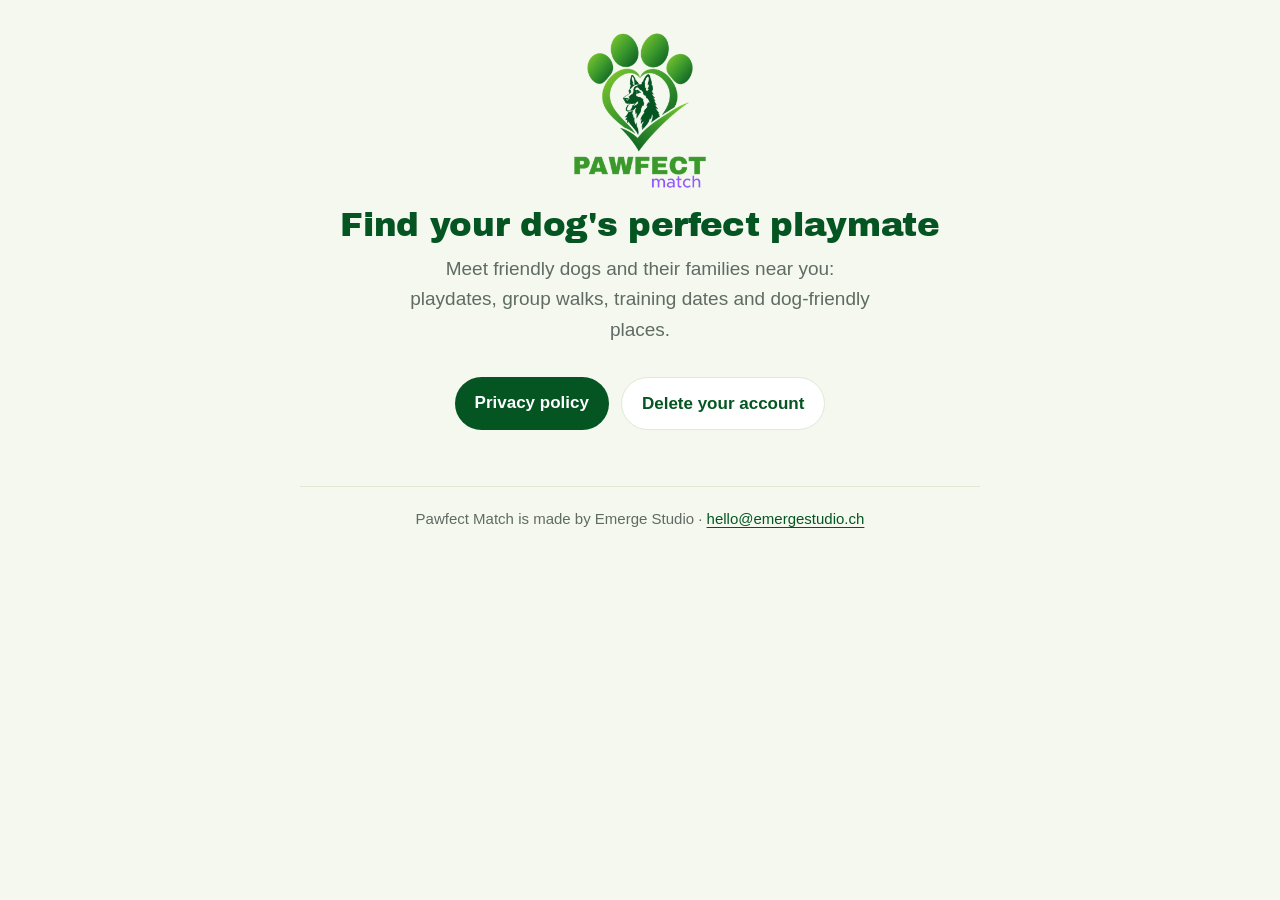
<file: index.html>
<!doctype html>
<html lang="en">
<head>
  <meta charset="utf-8">
  <meta name="viewport" content="width=device-width, initial-scale=1">
  <title>Pawfect Match</title>
  <meta name="description" content="Find your dog's perfect playmate. Meet friendly dogs and their families near you.">
  <link rel="icon" href="assets/favicon.png">
  <link rel="preconnect" href="https://fonts.googleapis.com">
  <link rel="preconnect" href="https://fonts.gstatic.com" crossorigin>
  <link href="https://fonts.googleapis.com/css2?family=Archivo+Black&display=swap" rel="stylesheet">
  <link rel="stylesheet" href="style.css">
</head>
<body>
  <main class="wrap hero">
    <img src="assets/logo.png" alt="Pawfect Match">
    <h1>Find your dog's perfect playmate</h1>
    <p>Meet friendly dogs and their families near you: playdates, group walks, training dates and dog-friendly places.</p>
    <nav class="links">
      <a href="privacy.html">Privacy policy</a>
      <a class="secondary" href="delete-account.html">Delete your account</a>
    </nav>
    <footer class="site">
      Pawfect Match is made by Emerge Studio · <a href="mailto:hello@emergestudio.ch">hello@emergestudio.ch</a>
    </footer>
  </main>
</body>
</html>
</file>
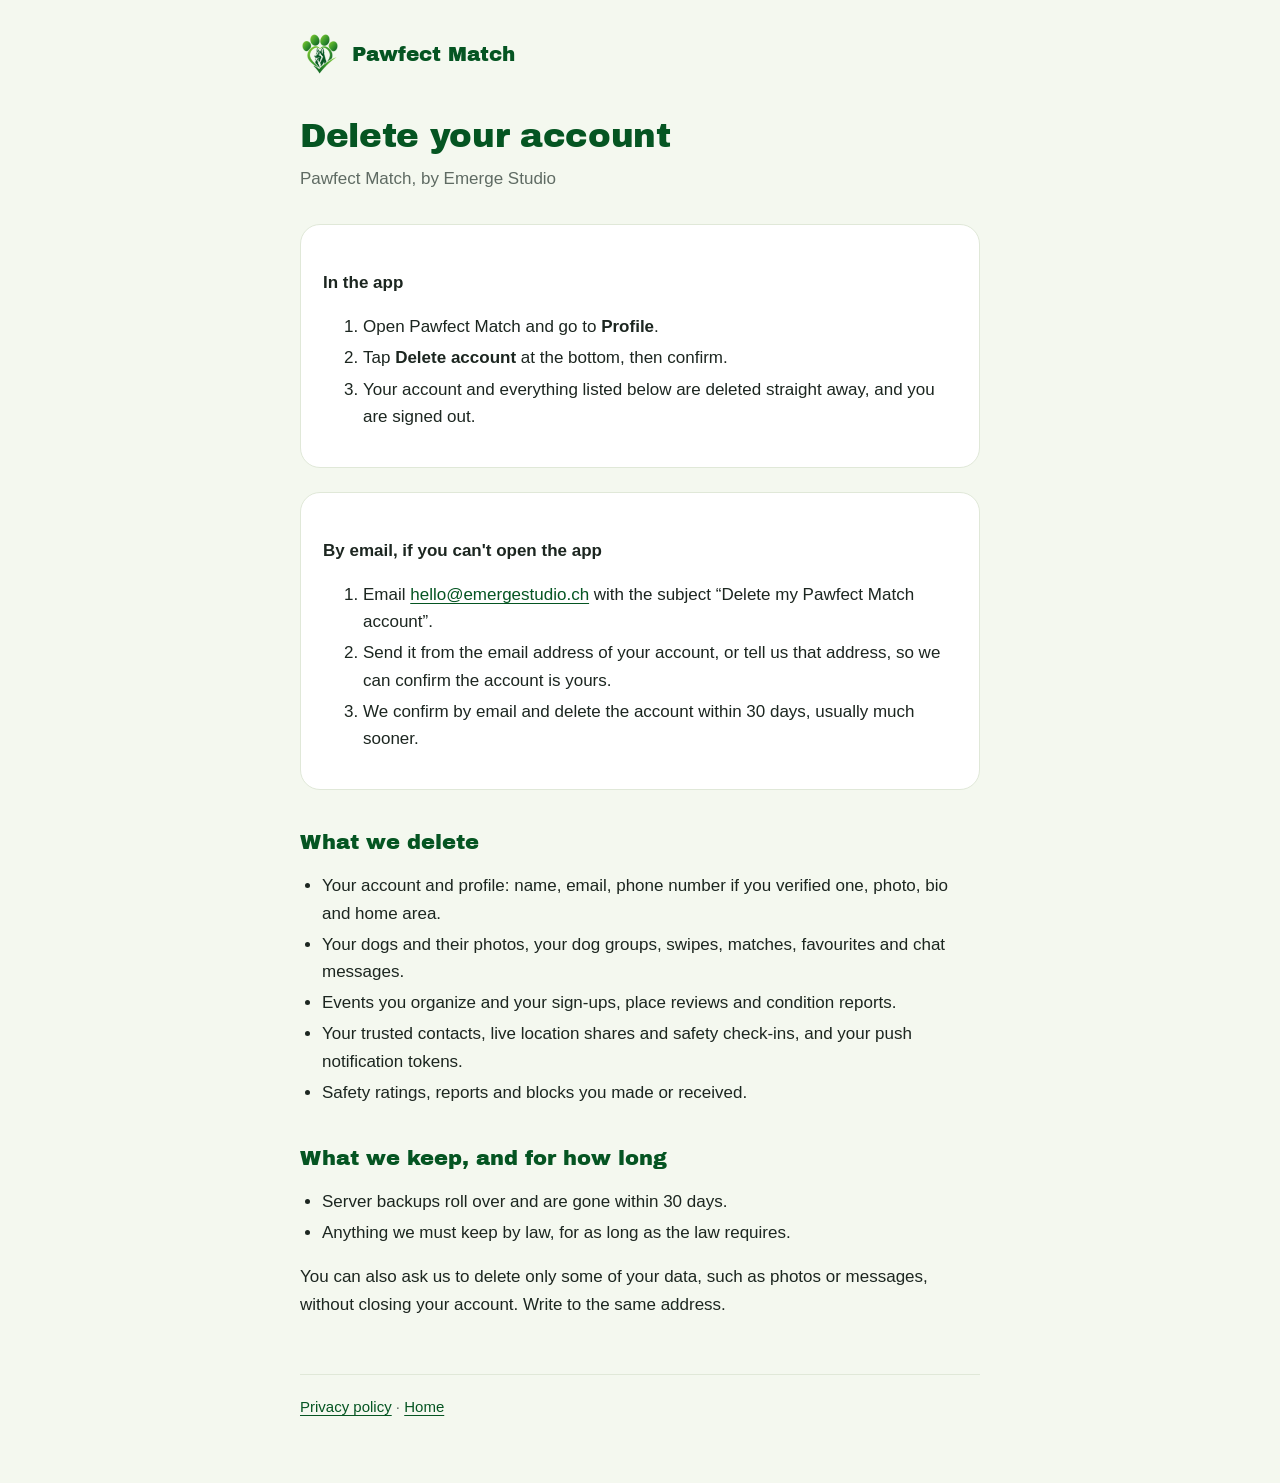
<file: delete-account.html>
<!doctype html>
<html lang="en-ZA">
<head>
  <meta charset="utf-8">
  <meta name="viewport" content="width=device-width, initial-scale=1">
  <title>Delete your account · Pawfect Match</title>
  <link rel="icon" href="assets/favicon.png">
  <link rel="preconnect" href="https://fonts.googleapis.com">
  <link rel="preconnect" href="https://fonts.gstatic.com" crossorigin>
  <link href="https://fonts.googleapis.com/css2?family=Archivo+Black&display=swap" rel="stylesheet">
  <link rel="stylesheet" href="style.css">
</head>
<body>
  <main class="wrap">
    <header class="site">
      <img src="assets/symbol.png" alt="">
      <a href="index.html">Pawfect Match</a>
    </header>

    <h1>Delete your account</h1>
    <p class="meta">Pawfect Match, by Emerge Studio</p>

    <div class="card">
      <h3>In the app</h3>
      <ol>
        <li>Open Pawfect Match and go to <strong>Profile</strong>.</li>
        <li>Tap <strong>Delete account</strong> at the bottom, then confirm.</li>
        <li>Your account and everything listed below are deleted straight away, and you are signed out.</li>
      </ol>
    </div>

    <div class="card">
      <h3>By email, if you can't open the app</h3>
      <ol>
        <li>Email <a href="mailto:hello@emergestudio.ch?subject=Delete%20my%20Pawfect%20Match%20account">hello@emergestudio.ch</a> with the subject “Delete my Pawfect Match account”.</li>
        <li>Send it from the email address of your account, or tell us that address, so we can confirm the account is yours.</li>
        <li>We confirm by email and delete the account within 30 days, usually much sooner.</li>
      </ol>
    </div>

    <h2>What we delete</h2>
    <ul>
      <li>Your account and profile: name, email, phone number if you verified one, photo, bio and home area.</li>
      <li>Your dogs and their photos, your dog groups, swipes, matches, favourites and chat messages.</li>
      <li>Events you organize and your sign-ups, place reviews and condition reports.</li>
      <li>Your trusted contacts, live location shares and safety check-ins, and your push notification tokens.</li>
      <li>Safety ratings, reports and blocks you made or received.</li>
    </ul>

    <h2>What we keep, and for how long</h2>
    <ul>
      <li>Server backups roll over and are gone within 30 days.</li>
      <li>Anything we must keep by law, for as long as the law requires.</li>
    </ul>

    <p>You can also ask us to delete only some of your data, such as photos or messages, without closing your account. Write to the same address.</p>

    <footer class="site">
      <a href="privacy.html">Privacy policy</a> · <a href="index.html">Home</a>
    </footer>
  </main>
</body>
</html>
</file>
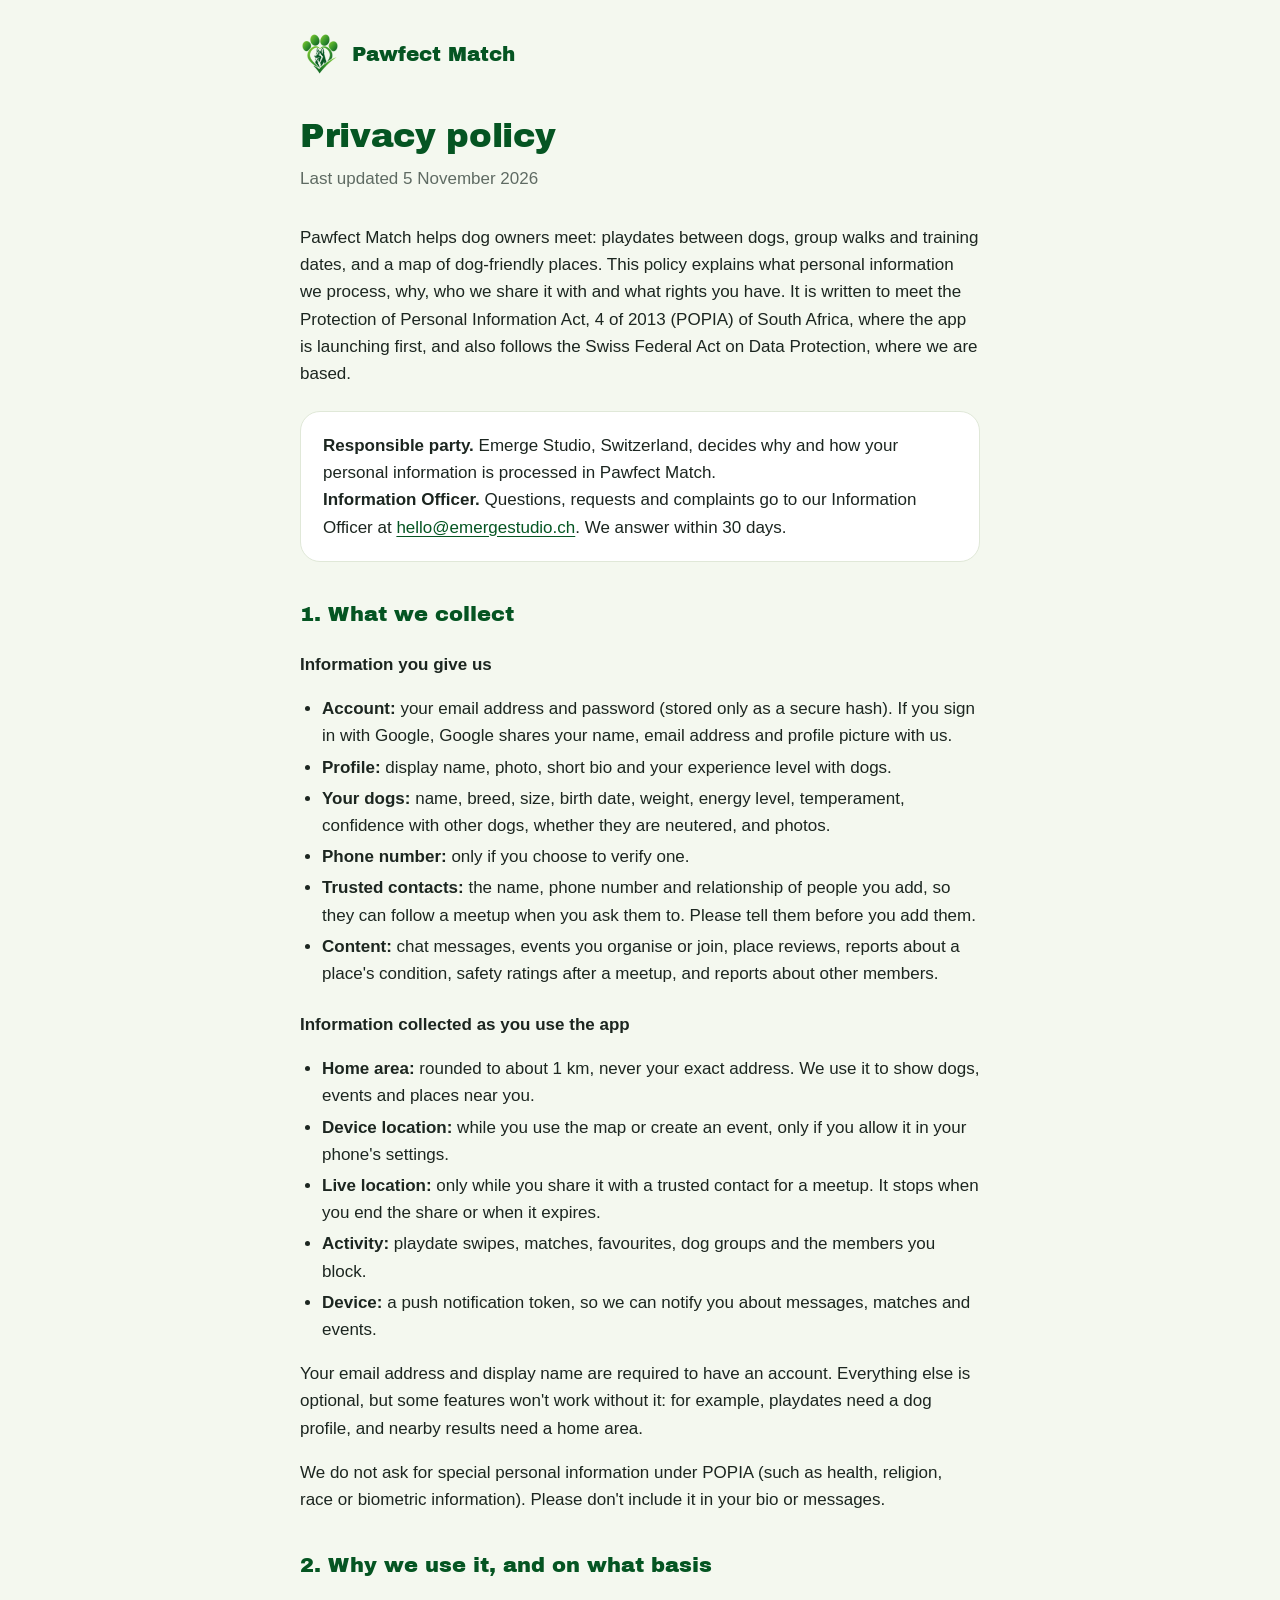
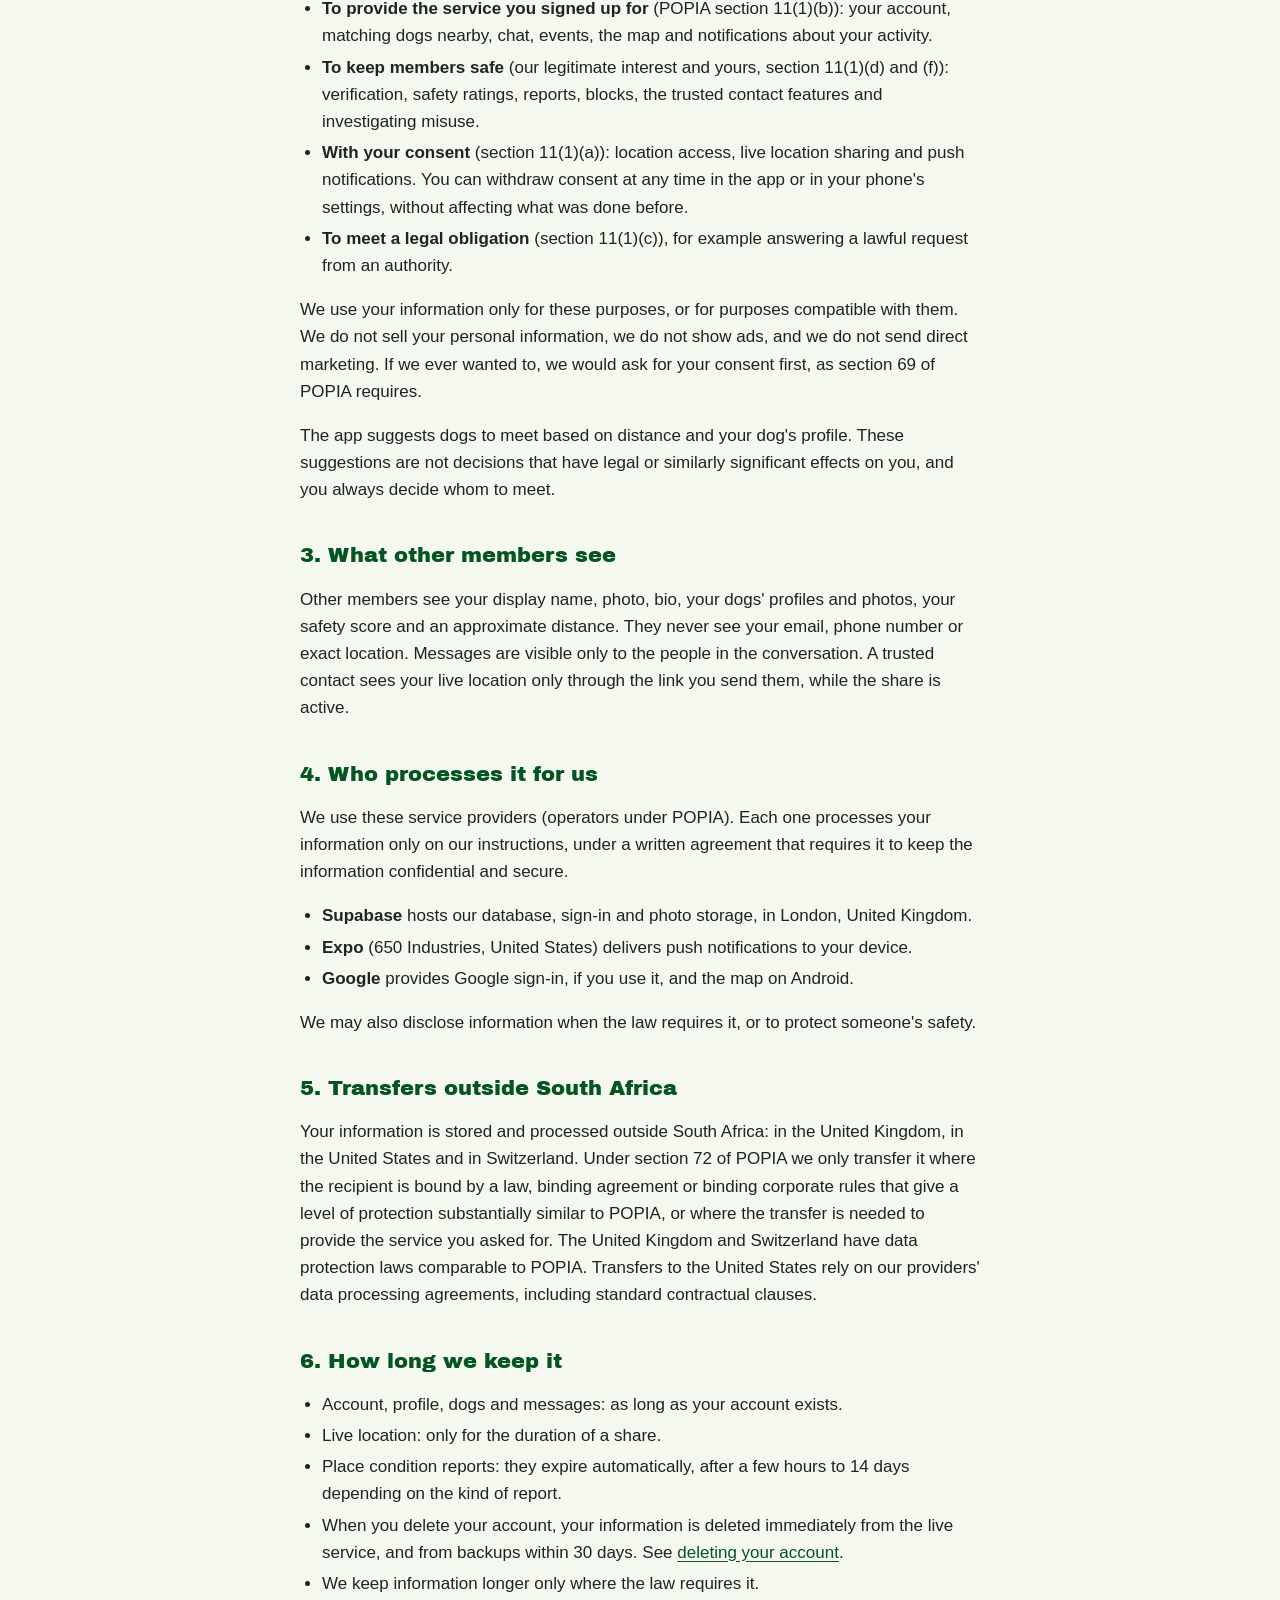
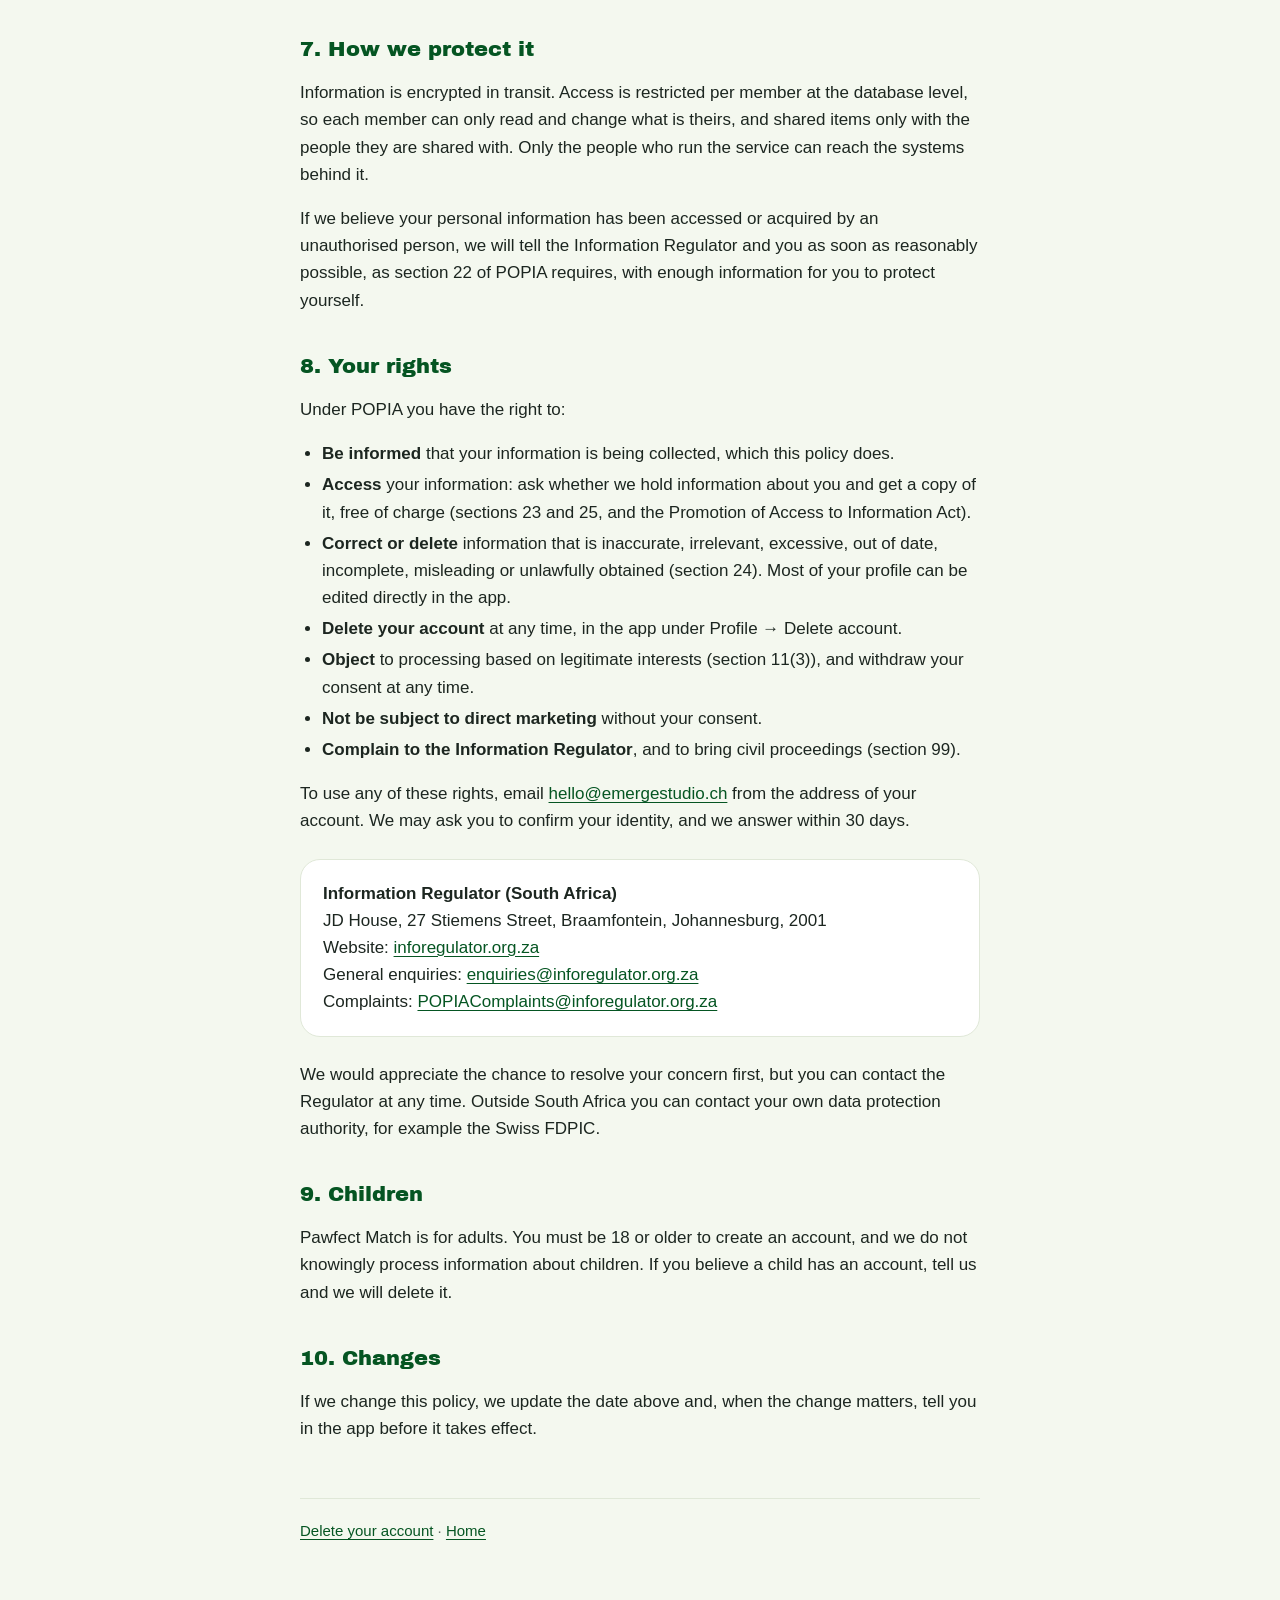
<file: privacy.html>
<!doctype html>
<html lang="en-ZA">
<head>
  <meta charset="utf-8">
  <meta name="viewport" content="width=device-width, initial-scale=1">
  <title>Privacy policy · Pawfect Match</title>
  <link rel="icon" href="assets/favicon.png">
  <link rel="preconnect" href="https://fonts.googleapis.com">
  <link rel="preconnect" href="https://fonts.gstatic.com" crossorigin>
  <link href="https://fonts.googleapis.com/css2?family=Archivo+Black&display=swap" rel="stylesheet">
  <link rel="stylesheet" href="style.css">
</head>
<body>
  <main class="wrap">
    <header class="site">
      <img src="assets/symbol.png" alt="">
      <a href="index.html">Pawfect Match</a>
    </header>

    <h1>Privacy policy</h1>
    <p class="meta">Last updated 5 November 2026</p>

    <p>Pawfect Match helps dog owners meet: playdates between dogs, group walks and training dates, and a map of dog-friendly places. This policy explains what personal information we process, why, who we share it with and what rights you have. It is written to meet the Protection of Personal Information Act, 4 of 2013 (POPIA) of South Africa, where the app is launching first, and also follows the Swiss Federal Act on Data Protection, where we are based.</p>

    <div class="card">
      <strong>Responsible party.</strong> Emerge Studio, Switzerland, decides why and how your personal information is processed in Pawfect Match.<br>
      <strong>Information Officer.</strong> Questions, requests and complaints go to our Information Officer at <a href="mailto:hello@emergestudio.ch?subject=Privacy">hello@emergestudio.ch</a>. We answer within 30 days.
    </div>

    <h2>1. What we collect</h2>

    <h3>Information you give us</h3>
    <ul>
      <li><strong>Account:</strong> your email address and password (stored only as a secure hash). If you sign in with Google, Google shares your name, email address and profile picture with us.</li>
      <li><strong>Profile:</strong> display name, photo, short bio and your experience level with dogs.</li>
      <li><strong>Your dogs:</strong> name, breed, size, birth date, weight, energy level, temperament, confidence with other dogs, whether they are neutered, and photos.</li>
      <li><strong>Phone number:</strong> only if you choose to verify one.</li>
      <li><strong>Trusted contacts:</strong> the name, phone number and relationship of people you add, so they can follow a meetup when you ask them to. Please tell them before you add them.</li>
      <li><strong>Content:</strong> chat messages, events you organise or join, place reviews, reports about a place's condition, safety ratings after a meetup, and reports about other members.</li>
    </ul>

    <h3>Information collected as you use the app</h3>
    <ul>
      <li><strong>Home area:</strong> rounded to about 1 km, never your exact address. We use it to show dogs, events and places near you.</li>
      <li><strong>Device location:</strong> while you use the map or create an event, only if you allow it in your phone's settings.</li>
      <li><strong>Live location:</strong> only while you share it with a trusted contact for a meetup. It stops when you end the share or when it expires.</li>
      <li><strong>Activity:</strong> playdate swipes, matches, favourites, dog groups and the members you block.</li>
      <li><strong>Device:</strong> a push notification token, so we can notify you about messages, matches and events.</li>
    </ul>

    <p>Your email address and display name are required to have an account. Everything else is optional, but some features won't work without it: for example, playdates need a dog profile, and nearby results need a home area.</p>

    <p>We do not ask for special personal information under POPIA (such as health, religion, race or biometric information). Please don't include it in your bio or messages.</p>

    <h2>2. Why we use it, and on what basis</h2>
    <ul>
      <li><strong>To provide the service you signed up for</strong> (POPIA section 11(1)(b)): your account, matching dogs nearby, chat, events, the map and notifications about your activity.</li>
      <li><strong>To keep members safe</strong> (our legitimate interest and yours, section 11(1)(d) and (f)): verification, safety ratings, reports, blocks, the trusted contact features and investigating misuse.</li>
      <li><strong>With your consent</strong> (section 11(1)(a)): location access, live location sharing and push notifications. You can withdraw consent at any time in the app or in your phone's settings, without affecting what was done before.</li>
      <li><strong>To meet a legal obligation</strong> (section 11(1)(c)), for example answering a lawful request from an authority.</li>
    </ul>
    <p>We use your information only for these purposes, or for purposes compatible with them. We do not sell your personal information, we do not show ads, and we do not send direct marketing. If we ever wanted to, we would ask for your consent first, as section 69 of POPIA requires.</p>
    <p>The app suggests dogs to meet based on distance and your dog's profile. These suggestions are not decisions that have legal or similarly significant effects on you, and you always decide whom to meet.</p>

    <h2>3. What other members see</h2>
    <p>Other members see your display name, photo, bio, your dogs' profiles and photos, your safety score and an approximate distance. They never see your email, phone number or exact location. Messages are visible only to the people in the conversation. A trusted contact sees your live location only through the link you send them, while the share is active.</p>

    <h2>4. Who processes it for us</h2>
    <p>We use these service providers (operators under POPIA). Each one processes your information only on our instructions, under a written agreement that requires it to keep the information confidential and secure.</p>
    <ul>
      <li><strong>Supabase</strong> hosts our database, sign-in and photo storage, in London, United Kingdom.</li>
      <li><strong>Expo</strong> (650 Industries, United States) delivers push notifications to your device.</li>
      <li><strong>Google</strong> provides Google sign-in, if you use it, and the map on Android.</li>
    </ul>
    <p>We may also disclose information when the law requires it, or to protect someone's safety.</p>

    <h2>5. Transfers outside South Africa</h2>
    <p>Your information is stored and processed outside South Africa: in the United Kingdom, in the United States and in Switzerland. Under section 72 of POPIA we only transfer it where the recipient is bound by a law, binding agreement or binding corporate rules that give a level of protection substantially similar to POPIA, or where the transfer is needed to provide the service you asked for. The United Kingdom and Switzerland have data protection laws comparable to POPIA. Transfers to the United States rely on our providers' data processing agreements, including standard contractual clauses.</p>

    <h2>6. How long we keep it</h2>
    <ul>
      <li>Account, profile, dogs and messages: as long as your account exists.</li>
      <li>Live location: only for the duration of a share.</li>
      <li>Place condition reports: they expire automatically, after a few hours to 14 days depending on the kind of report.</li>
      <li>When you delete your account, your information is deleted immediately from the live service, and from backups within 30 days. See <a href="delete-account.html">deleting your account</a>.</li>
      <li>We keep information longer only where the law requires it.</li>
    </ul>

    <h2>7. How we protect it</h2>
    <p>Information is encrypted in transit. Access is restricted per member at the database level, so each member can only read and change what is theirs, and shared items only with the people they are shared with. Only the people who run the service can reach the systems behind it.</p>
    <p>If we believe your personal information has been accessed or acquired by an unauthorised person, we will tell the Information Regulator and you as soon as reasonably possible, as section 22 of POPIA requires, with enough information for you to protect yourself.</p>

    <h2>8. Your rights</h2>
    <p>Under POPIA you have the right to:</p>
    <ul>
      <li><strong>Be informed</strong> that your information is being collected, which this policy does.</li>
      <li><strong>Access</strong> your information: ask whether we hold information about you and get a copy of it, free of charge (sections 23 and 25, and the Promotion of Access to Information Act).</li>
      <li><strong>Correct or delete</strong> information that is inaccurate, irrelevant, excessive, out of date, incomplete, misleading or unlawfully obtained (section 24). Most of your profile can be edited directly in the app.</li>
      <li><strong>Delete your account</strong> at any time, in the app under Profile → Delete account.</li>
      <li><strong>Object</strong> to processing based on legitimate interests (section 11(3)), and withdraw your consent at any time.</li>
      <li><strong>Not be subject to direct marketing</strong> without your consent.</li>
      <li><strong>Complain to the Information Regulator</strong>, and to bring civil proceedings (section 99).</li>
    </ul>
    <p>To use any of these rights, email <a href="mailto:hello@emergestudio.ch?subject=Privacy%20request">hello@emergestudio.ch</a> from the address of your account. We may ask you to confirm your identity, and we answer within 30 days.</p>

    <div class="card">
      <strong>Information Regulator (South Africa)</strong><br>
      JD House, 27 Stiemens Street, Braamfontein, Johannesburg, 2001<br>
      Website: <a href="https://inforegulator.org.za">inforegulator.org.za</a><br>
      General enquiries: <a href="mailto:enquiries@inforegulator.org.za">enquiries@inforegulator.org.za</a><br>
      Complaints: <a href="mailto:POPIAComplaints@inforegulator.org.za">POPIAComplaints@inforegulator.org.za</a>
    </div>
    <p>We would appreciate the chance to resolve your concern first, but you can contact the Regulator at any time. Outside South Africa you can contact your own data protection authority, for example the Swiss FDPIC.</p>

    <h2>9. Children</h2>
    <p>Pawfect Match is for adults. You must be 18 or older to create an account, and we do not knowingly process information about children. If you believe a child has an account, tell us and we will delete it.</p>

    <h2>10. Changes</h2>
    <p>If we change this policy, we update the date above and, when the change matters, tell you in the app before it takes effect.</p>

    <footer class="site">
      <a href="delete-account.html">Delete your account</a> · <a href="index.html">Home</a>
    </footer>
  </main>
</body>
</html>
</file>
<file: style.css>
:root {
  --forest: #055522;
  --meadow: #3b992c;
  --lime: #85cb2e;
  --violet: #8f53ff;
  --cream: #f4f8ef;
  --slate: #1c2620;
  --sage: #5f6b63;
  --line: #e0e8d8;
}

* { box-sizing: border-box; }

html { -webkit-text-size-adjust: 100%; }

body {
  margin: 0;
  background: var(--cream);
  color: var(--slate);
  font: 17px/1.6 -apple-system, BlinkMacSystemFont, "Segoe UI", Roboto, sans-serif;
}

::selection { background: var(--lime); color: var(--forest); }

a { color: var(--forest); text-underline-offset: 3px; }
a:hover { color: var(--meadow); }

.wrap { max-width: 720px; margin: 0 auto; padding: 32px 20px 64px; }

header.site {
  display: flex;
  align-items: center;
  gap: 12px;
  margin-bottom: 40px;
}
header.site img { width: 40px; height: 44px; }
header.site a { font-family: "Archivo Black", sans-serif; font-size: 20px; text-decoration: none; }

h1, h2 { font-family: "Archivo Black", sans-serif; font-weight: 400; color: var(--forest); line-height: 1.2; }
h1 { font-size: 34px; margin: 0 0 8px; letter-spacing: -0.01em; }
h2 { font-size: 21px; margin: 40px 0 8px; }
h3 { font-size: 17px; margin: 24px 0 4px; }

.meta { color: var(--sage); margin: 0 0 32px; }
ul { padding-left: 22px; }
li { margin: 4px 0; }

.card {
  background: #fff;
  border: 1px solid var(--line);
  border-radius: 20px;
  padding: 20px 22px;
  margin: 24px 0;
}

.hero { text-align: center; padding-top: 24px; }
.hero img { width: 150px; height: auto; }
.hero p { color: var(--sage); font-size: 19px; max-width: 480px; margin: 8px auto 32px; }

nav.links { display: flex; flex-wrap: wrap; gap: 12px; justify-content: center; }
nav.links a {
  background: var(--forest);
  color: #fff;
  padding: 12px 20px;
  border-radius: 999px;
  text-decoration: none;
  font-weight: 700;
}
nav.links a.secondary { background: #fff; color: var(--forest); border: 1px solid var(--line); }

footer.site { margin-top: 56px; padding-top: 20px; border-top: 1px solid var(--line); color: var(--sage); font-size: 15px; }

@media (max-width: 480px) {
  h1 { font-size: 28px; }
}
</file>
